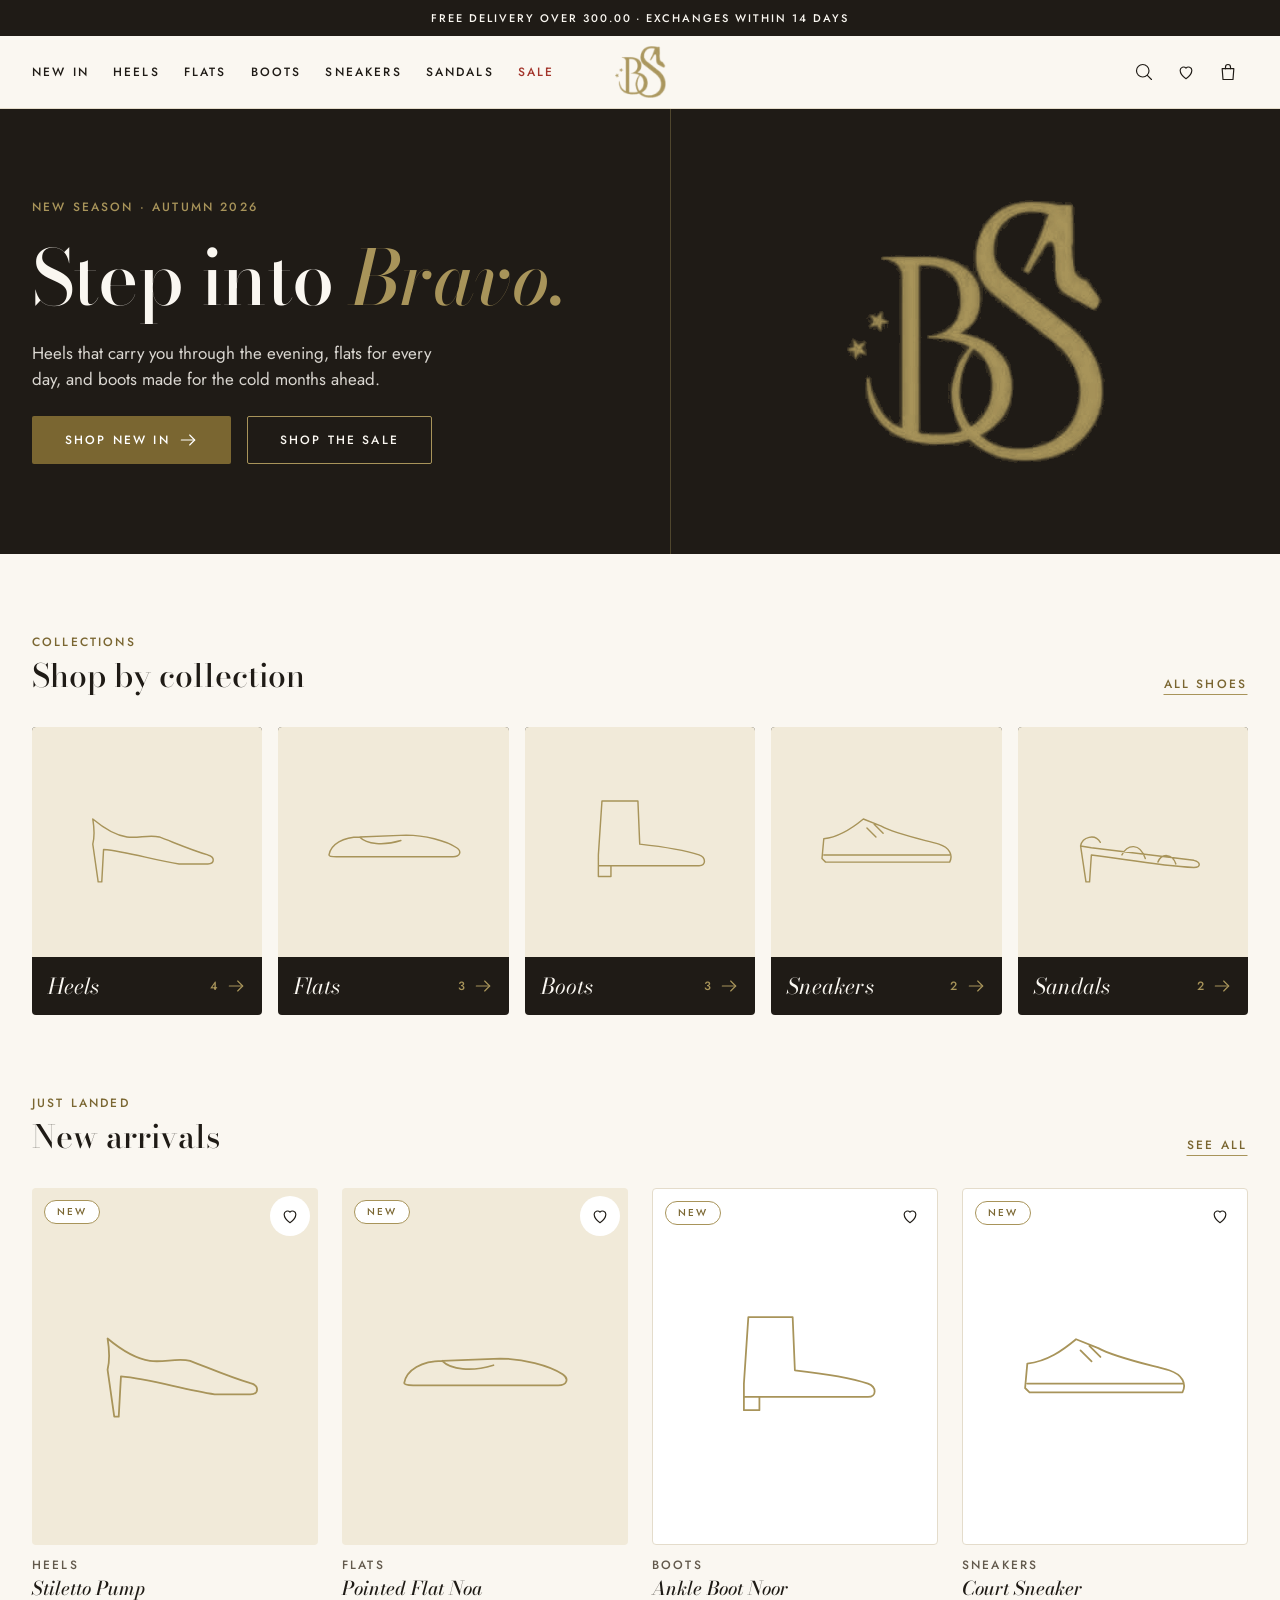
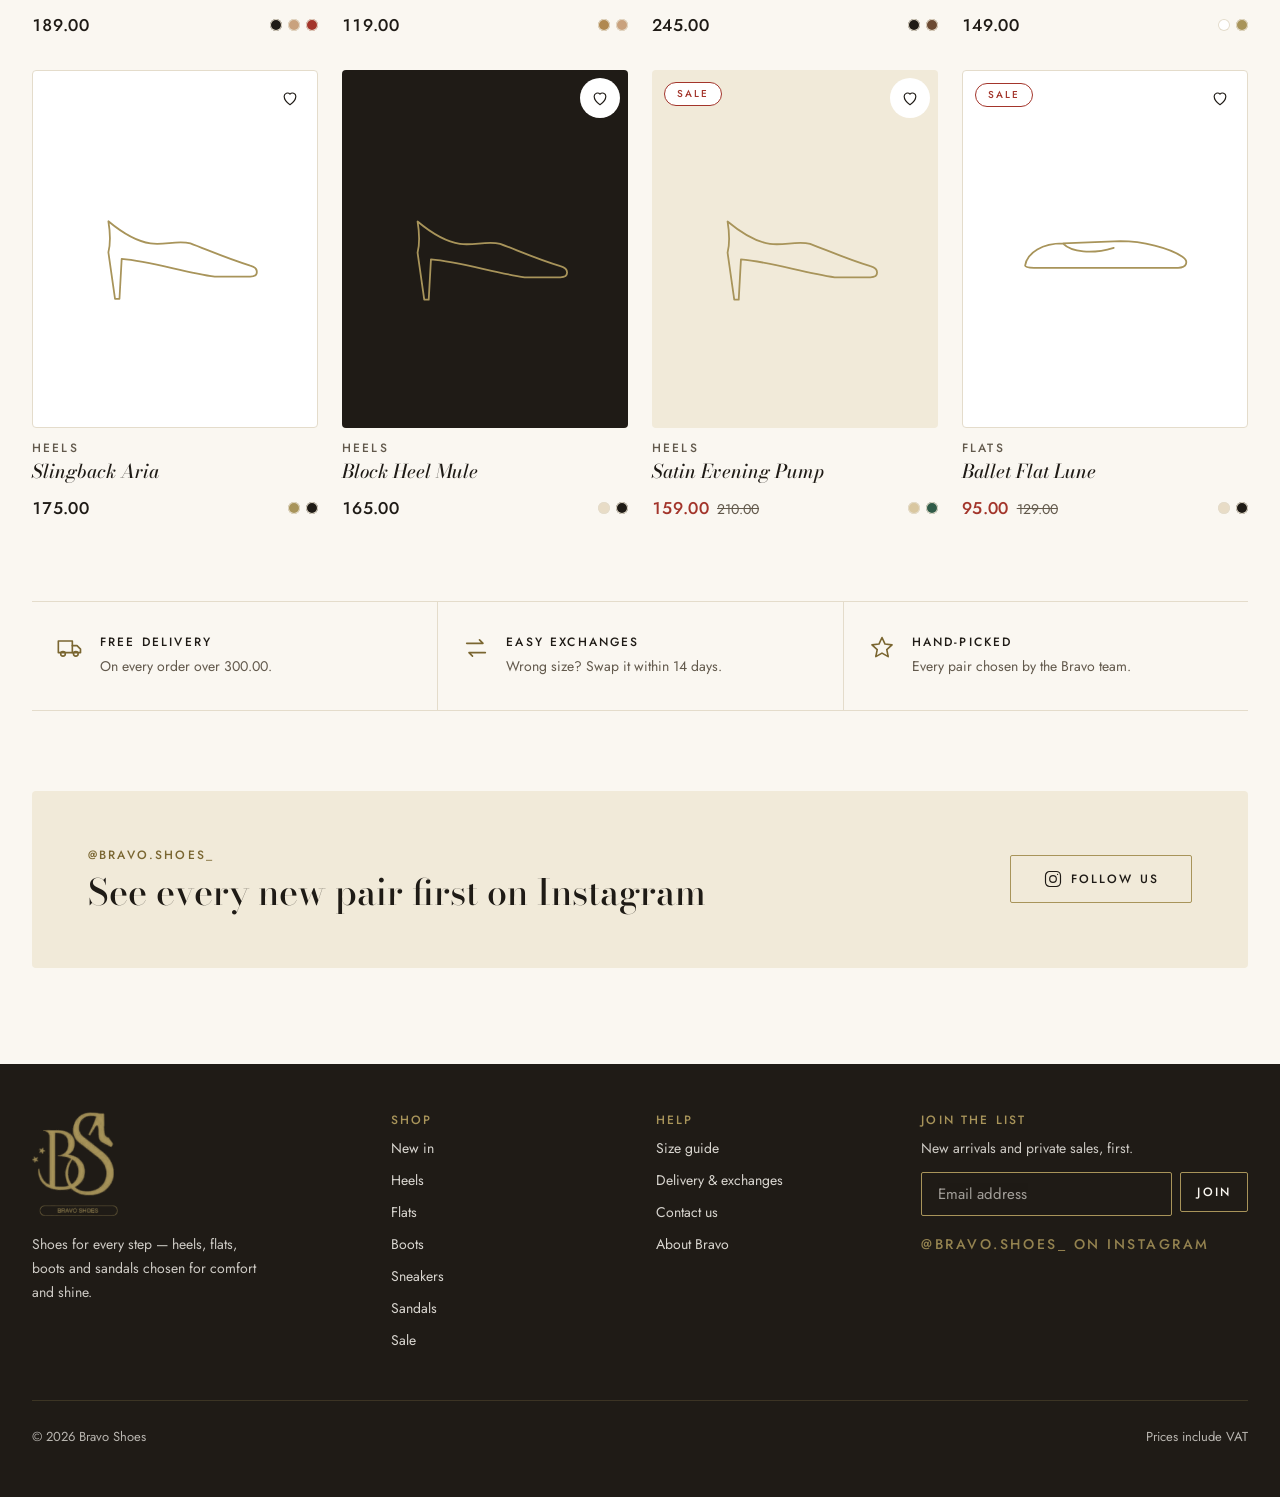
<file: website/index.html>
<!doctype html>
<html lang="en">
<head>
<meta charset="utf-8">
<meta name="viewport" content="width=device-width, initial-scale=1, viewport-fit=cover">
<title>Bravo Shoes</title>
<meta name="description" content="Bravo Shoes — heels, flats, boots, sneakers and sandals.">
<link rel="icon" href="assets/bravo-mark.png">
<link rel="preconnect" href="https://fonts.googleapis.com">
<link rel="preconnect" href="https://fonts.gstatic.com" crossorigin>
<link rel="stylesheet" href="https://fonts.googleapis.com/css2?family=Bodoni+Moda:ital,opsz,wght@0,6..96,400..600;1,6..96,400..600&family=Jost:wght@400;500&display=swap">
<link rel="stylesheet" href="styles.css">
</head>
<body>
<a class="sr-only" href="#main">Skip to content</a>
<div class="promo label" id="promo"></div>
<header class="header">
  <div class="wrap header-inner">
    <div style="display:flex;align-items:center">
      <button class="iconbtn menu-btn" id="menu-open" aria-label="Open menu"><svg class="icon" viewBox="0 0 24 24"><path d="M3 7h18M3 12h18M3 17h18"/></svg></button>
      <nav class="nav label" id="nav" aria-label="Main"></nav>
    </div>
    <a class="logo" href="#home" aria-label="Bravo Shoes home"><img src="assets/bravo-mark.png" alt="Bravo Shoes"></a>
    <div class="actions">
      <button class="iconbtn" id="search-open" aria-label="Search"><svg class="icon" viewBox="0 0 24 24"><path d="M10.5 18a7.5 7.5 0 1 0 0-15 7.5 7.5 0 0 0 0 15z"/><path d="M16 16l5 5"/></svg></button>
      <a class="iconbtn" href="#wishlist" aria-label="Wishlist"><svg class="icon" viewBox="0 0 24 24"><path d="M12 20s-7-4.4-7-10a4 4 0 0 1 7-2.6A4 4 0 0 1 19 10c0 5.6-7 10-7 10z"/></svg><span class="count" id="fav-count" data-n="0">0</span></a>
      <button class="iconbtn" id="bag-open" aria-label="Bag"><svg class="icon" viewBox="0 0 24 24"><path d="M5 8h14l-1 13H6L5 8z"/><path d="M9 8V6a3 3 0 0 1 6 0v2"/></svg><span class="count" id="bag-count" data-n="0">0</span></button>
    </div>
  </div>
</header>

<main id="main" tabindex="-1"></main>

<footer class="footer">
  <div class="wrap">
    <div class="footer-grid">
      <div>
        <img src="assets/bravo-logo.png" alt="Bravo Shoes" style="height:104px;width:auto">
        <p style="margin-top:16px;max-width:30ch;font-size:14px;opacity:.8">Shoes for every step — heels, flats, boots and sandals chosen for comfort and shine.</p>
      </div>
      <div><div class="label">Shop</div><div id="footer-shop"></div></div>
      <div><div class="label">Help</div>
        <a href="#size-guide">Size guide</a><a href="#delivery">Delivery &amp; exchanges</a><a href="#contact">Contact us</a><a href="#about">About Bravo</a>
      </div>
      <div>
        <div class="label">Join the list</div>
        <p style="font-size:14px;opacity:.8;margin-top:8px">New arrivals and private sales, first.</p>
        <form class="news" id="news-form">
          <label for="news-email" class="sr-only">Email address</label>
          <input id="news-email" type="email" placeholder="Email address" required>
          <button class="btn btn-ondark btn-sm" type="submit">Join</button>
        </form>
        <a class="label" id="footer-insta" style="margin-top:20px;color:var(--gold)" target="_blank" rel="noopener"></a>
      </div>
    </div>
    <div class="footer-bottom"><span>© <span id="year"></span> Bravo Shoes</span><span>Prices include VAT</span></div>
  </div>
</footer>

<div class="scrim" id="scrim"></div>

<aside class="drawer drawer-left" id="menu" aria-label="Menu" aria-hidden="true">
  <div class="drawer-head"><span class="label">Menu</span><button class="iconbtn" data-close aria-label="Close menu"><svg class="icon" viewBox="0 0 24 24"><path d="M6 6l12 12M18 6L6 18"/></svg></button></div>
  <div class="drawer-body"><nav class="mobile-nav" id="mobile-nav" aria-label="Mobile"></nav></div>
</aside>

<aside class="drawer drawer-right" id="bag" aria-label="Bag" aria-hidden="true">
  <div class="drawer-head"><span class="label" id="bag-title">Your bag</span><button class="iconbtn" data-close aria-label="Close bag"><svg class="icon" viewBox="0 0 24 24"><path d="M6 6l12 12M18 6L6 18"/></svg></button></div>
  <div class="drawer-body" id="bag-body"></div>
  <div class="drawer-foot" id="bag-foot"></div>
</aside>

<div class="search" id="search" aria-hidden="true">
  <div class="wrap">
    <div class="search-row">
      <svg class="icon" viewBox="0 0 24 24"><path d="M10.5 18a7.5 7.5 0 1 0 0-15 7.5 7.5 0 0 0 0 15z"/><path d="M16 16l5 5"/></svg>
      <label for="search-input" class="sr-only">Search shoes</label>
      <input id="search-input" type="search" placeholder="Search heels, boots, sandals…" autocomplete="off">
      <button class="iconbtn" data-close aria-label="Close search"><svg class="icon" viewBox="0 0 24 24"><path d="M6 6l12 12M18 6L6 18"/></svg></button>
    </div>
    <div class="search-results" id="search-results"></div>
  </div>
</div>

<div class="toast" id="toast" role="status" aria-live="polite"></div>

<script src="store.js"></script>
<script src="app.js"></script>
</body>
</html>
</file>
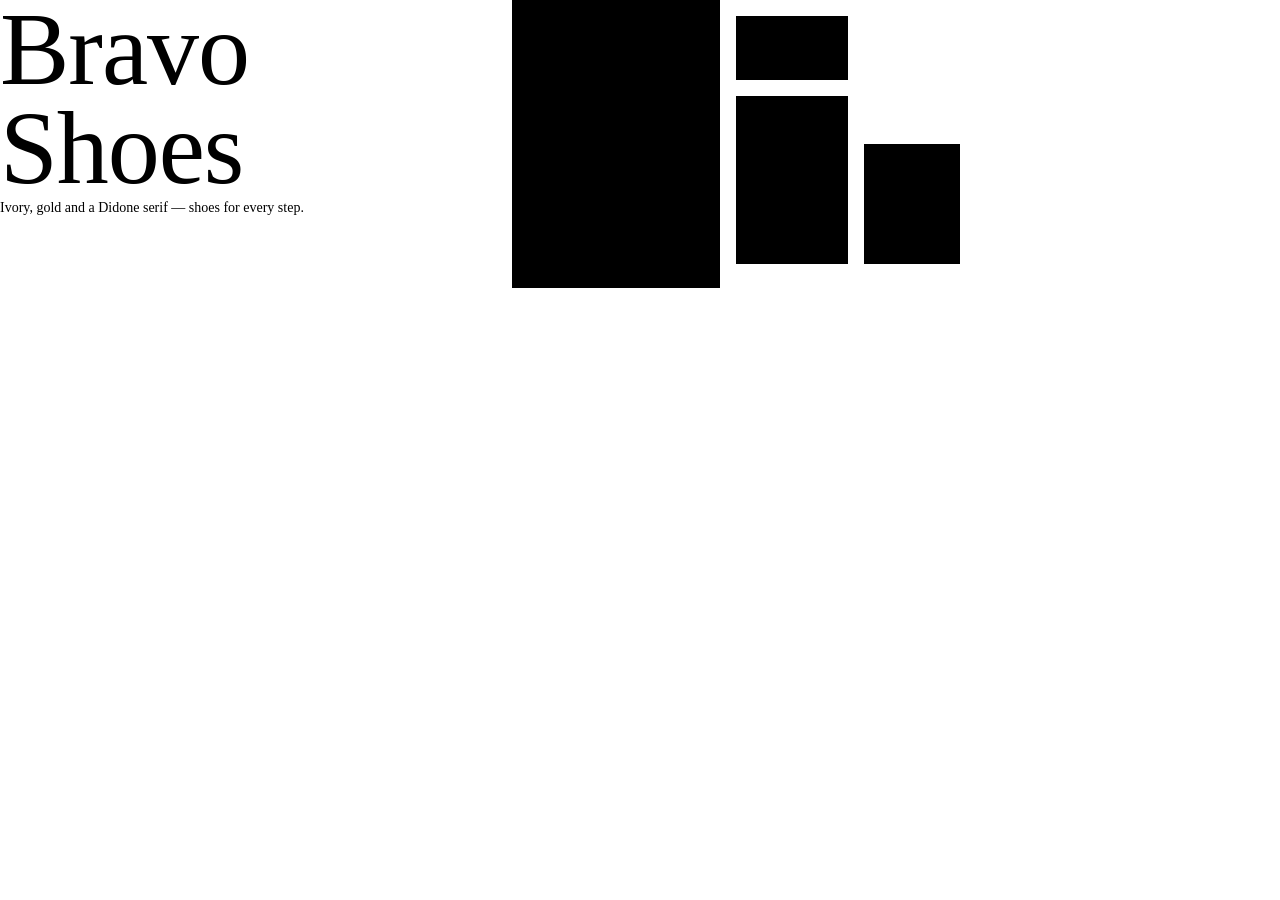
<file: design-system/components/Cover/preview.html>
<!-- @dsCard height=288 -->
<!doctype html>
<html lang="en">
<head>
<meta charset="utf-8">
<title>Bravo Shoes</title>
<style>
  html, body { margin:0; height:100%; }
  body { background:var(--surface); color:var(--ink); font-family:var(--font-sans); overflow:hidden; }
  .cover { position:relative; height:288px; overflow:hidden; }
  .art { position:absolute; top:0; left:480px; width:480px; height:288px; overflow:hidden; }
  .art svg { display:block; width:480px; height:288px; }
  .esp { fill:var(--espresso); }
  [data-theme="dark"] .esp { fill:var(--gold-soft); }
  .gold { fill:var(--gold); }
  .deep { fill:var(--gold-deep); }
  .soft { fill:var(--gold-soft); }
  .blk { rx:var(--radius-md); }
  .pill { fill:none; stroke:var(--gold); stroke-width:1; }
  .pill.on-soft { stroke:var(--gold-deep); }
  .words { position:absolute; left:var(--space-8); bottom:var(--space-6); max-width:440px; }
  .name { margin:0; font-family:var(--font-display); font-size:104px; line-height:.95; font-weight:500; letter-spacing:-.01em; color:var(--ink); }
  .tag { margin:var(--space-2) 0 0 4px; font-size:14px; line-height:20px; color:var(--ink-muted); }
</style>
</head>
<body>
<div class="cover">
<div class="art" aria-hidden="true">
<svg viewBox="0 0 480 288" width="480" height="288">
<!--
  blocks      espresso 208×320 slab bled off top and bottom (the hero band) · gold 112×168 (the logo gold) · gold-deep 112×64 · gold-soft 160×120 bled off the right — ≈40% of 960×288
  arrangement one tall espresso slab with gold satellites stepping down to its right, space-4 gutters, bottoms on one line space-6 above the edge
  pattern     outlined pills, from "radius-pill belongs to tags only, the logo's rounded frame": six hairline pills (the BRAVO SHOES frame) stacked on the slab and two on the tint
  scales      sides in space-2 multiples; gutters space-4; pill height space-6 at a space-8 pitch; corners radius-md; pill rx half of space-6
-->
<rect class="esp" x="32" y="-16" width="208" height="320"/>
<rect class="gold blk" x="256" y="96" width="112" height="168" rx="4"/>
<rect class="deep blk" x="256" y="16" width="112" height="64" rx="4"/>
<rect class="soft blk" x="384" y="144" width="112" height="120" rx="4"/>
<rect class="pill" x="64" y="72" width="144" height="24" rx="12"/>
<rect class="pill" x="80" y="104" width="112" height="24" rx="12"/>
<rect class="pill" x="64" y="136" width="144" height="24" rx="12"/>
<rect class="pill" x="80" y="168" width="112" height="24" rx="12"/>
<rect class="pill" x="64" y="200" width="144" height="24" rx="12"/>
<rect class="pill" x="80" y="232" width="112" height="24" rx="12"/>
<rect class="pill on-soft" x="400" y="176" width="80" height="24" rx="12"/>
<rect class="pill on-soft" x="400" y="208" width="80" height="24" rx="12"/>
</svg>
</div>
<div class="words">
<h1 class="name">Bravo<br>Shoes</h1>
<p class="tag">Ivory, gold and a Didone serif — shoes for every step.</p>
</div>
</div>
</body>
</html>
</file>
<file: website/styles.css>
/* Bravo Shoes — tokens from the Bravo Shoes design system */
:root {
  --surface: #faf7f1; --surface-raised: #ffffff; --gold-soft: #f1ead9; --hairline: #e4dccb;
  --ink: #1f1b16; --ink-muted: #62594c; --gold: #a8945a; --gold-deep: #7a6631; --on-gold: #ffffff;
  --espresso: #1f1b16; --on-espresso: #faf7f1; --sale: #a3352b;
  --shadow-lift: 0 12px 32px -16px rgba(31, 27, 22, .28);
  --scrim: rgba(21, 19, 15, .45);
  --font-display: "Bodoni Moda", "Didot", "Bodoni 72", Georgia, serif;
  --font-sans: "Jost", "Futura", "Century Gothic", system-ui, sans-serif;
  --space-1: 4px; --space-2: 8px; --space-3: 12px; --space-4: 16px; --space-6: 24px; --space-8: 32px; --space-12: 48px; --space-16: 64px;
  --radius-sm: 2px; --radius-md: 4px; --radius-pill: 999px;
  --gutter: clamp(16px, 4vw, 32px);
  --header-h: 72px;
}
@media (prefers-color-scheme: dark) {
  :root:not([data-theme="light"]) {
    color-scheme: dark;
    --surface: #15130f; --surface-raised: #211e19; --gold-soft: #2c2619; --hairline: #3a342a;
    --ink: #f2ece2; --ink-muted: #b0a696; --gold: #c7b17a; --gold-deep: #c7b17a; --on-gold: #15130f;
    --espresso: #0b0a08; --on-espresso: #f2ece2; --sale: #e88a7c;
    --shadow-lift: 0 12px 32px -16px rgba(0, 0, 0, .6); --scrim: rgba(0, 0, 0, .6);
  }
}
:root[data-theme="dark"] {
  color-scheme: dark;
  --surface: #15130f; --surface-raised: #211e19; --gold-soft: #2c2619; --hairline: #3a342a;
  --ink: #f2ece2; --ink-muted: #b0a696; --gold: #c7b17a; --gold-deep: #c7b17a; --on-gold: #15130f;
  --espresso: #0b0a08; --on-espresso: #f2ece2; --sale: #e88a7c;
  --shadow-lift: 0 12px 32px -16px rgba(0, 0, 0, .6); --scrim: rgba(0, 0, 0, .6);
}

* { box-sizing: border-box; }
html { scroll-behavior: smooth; }
body { margin: 0; background: var(--surface); color: var(--ink); font: 400 16px/24px var(--font-sans); -webkit-font-smoothing: antialiased; }
img { max-width: 100%; display: block; }
a { color: inherit; }
button { font: inherit; color: inherit; }
h1, h2, h3 { font-family: var(--font-display); font-weight: 500; margin: 0; text-wrap: balance; }
p { margin: 0; }
:focus-visible { outline: 2px solid var(--gold); outline-offset: 3px; }
.sr-only { position: absolute; width: 1px; height: 1px; overflow: hidden; clip: rect(0 0 0 0); white-space: nowrap; }
@media (prefers-reduced-motion: reduce) { *, *::before, *::after { transition: none !important; animation: none !important; scroll-behavior: auto !important; } }

.label { font: 500 12px/16px var(--font-sans); letter-spacing: .18em; text-transform: uppercase; }
.eyebrow { color: var(--gold-deep); }
.muted { color: var(--ink-muted); }
.wrap { padding-inline: var(--gutter); max-width: 1440px; margin-inline: auto; }

/* Buttons */
.btn { display: inline-flex; align-items: center; justify-content: center; gap: var(--space-2); height: 48px; padding: 0 var(--space-8); border-radius: var(--radius-sm); border: 1px solid transparent; cursor: pointer; text-decoration: none; font: 500 12px/1 var(--font-sans); letter-spacing: .18em; text-transform: uppercase; transition: background .15s, color .15s, border-color .15s; white-space: nowrap; }
.btn-primary { background: var(--gold-deep); color: var(--on-gold); }
.btn-primary:hover { background: var(--ink); color: var(--surface); }
.btn-outline { background: transparent; color: var(--ink); border-color: var(--gold); }
.btn-outline:hover { background: var(--gold-soft); }
.btn-ondark { background: transparent; color: var(--on-espresso); border-color: var(--gold); }
.btn-ondark:hover { background: var(--gold); color: #1f1b16; }
.btn-link { background: none; height: auto; padding: 0 0 4px; color: var(--gold-deep); border-bottom-color: var(--gold); border-radius: 0; }
.btn-block { width: 100%; }
.btn-sm { height: 40px; padding: 0 var(--space-4); }
.tag { display: inline-flex; align-items: center; height: 24px; padding: 0 12px; border-radius: var(--radius-pill); border: 1px solid var(--gold); color: var(--gold-deep); background: var(--surface-raised); font: 500 10px/1 var(--font-sans); letter-spacing: .2em; text-transform: uppercase; }
.tag-sale { border-color: var(--sale); color: var(--sale); }
.tag-solid { background: var(--gold-deep); border-color: var(--gold-deep); color: var(--on-gold); }
.icon { width: 20px; height: 20px; fill: none; stroke: currentColor; stroke-width: 1.4; stroke-linecap: round; stroke-linejoin: round; flex: none; }
.iconbtn { position: relative; display: inline-flex; align-items: center; justify-content: center; width: 40px; height: 40px; border: 0; background: none; cursor: pointer; border-radius: var(--radius-sm); text-decoration: none; }
.iconbtn:hover { color: var(--gold-deep); }
.count { position: absolute; top: 3px; right: 0; min-width: 17px; height: 17px; padding: 0 4px; border-radius: var(--radius-pill); background: var(--gold-deep); color: var(--on-gold); font: 500 10px/17px var(--font-sans); text-align: center; }
.count[data-n="0"] { display: none; }

/* Header */
.promo { background: var(--espresso); color: var(--on-espresso); text-align: center; padding: 10px var(--gutter); font-size: 11px; }
.header { position: sticky; top: env(safe-area-inset-top, 0px); z-index: 20; background: var(--surface); border-bottom: 1px solid var(--hairline); }
.header-inner { display: grid; grid-template-columns: 1fr auto 1fr; align-items: center; height: var(--header-h); }
.nav { display: flex; gap: var(--space-6); }
.nav a { text-decoration: none; padding: 6px 0; border-bottom: 1px solid transparent; }
.nav a:hover, .nav a[aria-current="page"] { border-bottom-color: var(--gold); }
.nav a.is-sale { color: var(--sale); }
.logo img { height: 52px; width: auto; }
.actions { display: flex; justify-content: flex-end; gap: 2px; }
.menu-btn { display: none; }
@media (max-width: 960px) {
  .nav { display: none; }
  .menu-btn { display: inline-flex; margin-left: -8px; }
  .hide-sm { display: none; }
  :root { --header-h: 64px; }
  .logo img { height: 44px; }
}

/* Drawers, overlays */
.scrim { position: fixed; inset: 0; background: var(--scrim); z-index: 40; opacity: 0; pointer-events: none; transition: opacity .2s; }
.scrim.open { opacity: 1; pointer-events: auto; }
.drawer { position: fixed; top: 0; bottom: 0; z-index: 50; width: min(420px, 100%); background: var(--surface); display: flex; flex-direction: column; transition: transform .25s ease; padding-top: env(safe-area-inset-top, 0px); padding-bottom: env(safe-area-inset-bottom, 0px); }
.drawer-right { right: 0; transform: translateX(100%); border-left: 1px solid var(--hairline); }
.drawer-left { left: 0; transform: translateX(-100%); border-right: 1px solid var(--hairline); width: min(340px, 88%); }
.drawer.open { transform: none; }
.drawer-head { display: flex; justify-content: space-between; align-items: center; padding: var(--space-4) var(--space-6); border-bottom: 1px solid var(--hairline); }
.drawer-body { flex: 1; overflow-y: auto; padding: var(--space-6); }
.drawer-foot { border-top: 1px solid var(--hairline); padding: var(--space-6); display: grid; gap: var(--space-4); }
.mobile-nav a { display: block; font-family: var(--font-display); font-size: 28px; line-height: 1.2; padding: var(--space-3) 0; text-decoration: none; border-bottom: 1px solid var(--hairline); }
.mobile-nav a.is-sale { color: var(--sale); }

.search { position: fixed; inset: 0 0 auto 0; z-index: 50; background: var(--surface); border-bottom: 1px solid var(--hairline); padding-top: env(safe-area-inset-top, 0px); transform: translateY(-100%); transition: transform .25s ease; }
.search.open { transform: none; }
.search-row { display: flex; align-items: center; gap: var(--space-3); height: 80px; }
.search input { flex: 1; min-width: 0; border: 0; background: none; color: var(--ink); font: 400 clamp(22px, 4vw, 32px)/1.2 var(--font-display); outline: none; }
.search-results { padding-bottom: var(--space-6); display: grid; gap: var(--space-2); max-height: 60vh; overflow-y: auto; }
.search-results a { display: flex; justify-content: space-between; gap: var(--space-4); padding: var(--space-3) 0; border-bottom: 1px solid var(--hairline); text-decoration: none; }

/* Bag */
.free-bar { display: grid; gap: var(--space-2); font-size: 14px; }
.meter { height: 3px; background: var(--hairline); border-radius: var(--radius-pill); overflow: hidden; }
.meter span { display: block; height: 100%; background: var(--gold); }
.line { display: grid; grid-template-columns: 84px 1fr; gap: var(--space-4); padding: var(--space-4) 0; border-bottom: 1px solid var(--hairline); }
.line .photo { aspect-ratio: 4 / 5; }
.line h3 { font-style: italic; font-size: 18px; line-height: 24px; }
.line-meta { font-size: 13px; color: var(--ink-muted); }
.line-row { display: flex; justify-content: space-between; align-items: center; margin-top: var(--space-2); }
.qty { display: inline-flex; align-items: center; border: 1px solid var(--hairline); border-radius: var(--radius-sm); }
.qty button { width: 32px; height: 32px; border: 0; background: none; cursor: pointer; }
.qty span { min-width: 24px; text-align: center; font-variant-numeric: tabular-nums; }
.remove { border: 0; background: none; padding: 0; cursor: pointer; font-size: 13px; color: var(--ink-muted); text-decoration: underline; }
.totals { display: grid; gap: var(--space-2); font-variant-numeric: tabular-nums; }
.totals div { display: flex; justify-content: space-between; }
.totals .grand { font-size: 18px; font-weight: 500; padding-top: var(--space-2); border-top: 1px solid var(--hairline); }
.empty { text-align: center; padding: var(--space-12) 0; display: grid; gap: var(--space-4); justify-items: center; }

/* Photo placeholder */
.photo { position: relative; aspect-ratio: 4 / 5; border-radius: var(--radius-md); overflow: hidden; background: var(--gold-soft); display: flex; align-items: center; justify-content: center; max-width: 100%; }
.photo img { width: 100%; height: 100%; object-fit: cover; }
.photo.t-raised { background: var(--surface-raised); border: 1px solid var(--hairline); }
.photo.t-espresso { background: var(--espresso); }
.shoe { width: 64%; height: auto; fill: none; stroke: var(--gold); stroke-width: 1.6; stroke-linejoin: round; stroke-linecap: round; }

/* Hero */
.hero { display: grid; grid-template-columns: 1.1fr 1fr; background: var(--espresso); color: var(--on-espresso); }
.hero-copy { padding: clamp(40px, 7vw, 96px) var(--gutter); display: flex; flex-direction: column; justify-content: center; gap: var(--space-6); max-width: 640px; }
.hero h1 { font-size: clamp(44px, 6vw, 76px); line-height: 1.02; letter-spacing: -.01em; }
.hero h1 em { color: var(--gold); }
.hero p { font-size: 17px; line-height: 26px; max-width: 42ch; opacity: .85; }
.hero-cta { display: flex; gap: var(--space-4); flex-wrap: wrap; }
.hero-art { display: flex; align-items: center; justify-content: center; border-left: 1px solid rgba(168, 148, 90, .35); padding: var(--space-12) var(--gutter); }
.hero-art img { width: 258px; max-width: 70%; }
@media (max-width: 800px) {
  .hero { grid-template-columns: 1fr; }
  .hero-art { display: none; }
}

/* Sections */
.section { padding-top: clamp(48px, 7vw, 80px); }
.section-head { display: flex; justify-content: space-between; align-items: end; gap: var(--space-4); margin-bottom: var(--space-8); flex-wrap: wrap; }
.section-head h2 { font-size: clamp(26px, 3vw, 32px); line-height: 1.15; margin-top: var(--space-2); }
.grid { display: grid; grid-template-columns: repeat(4, minmax(0, 1fr)); gap: var(--space-8) var(--space-6); }
@media (max-width: 1000px) { .grid { grid-template-columns: repeat(3, minmax(0, 1fr)); } }
@media (max-width: 700px) { .grid { grid-template-columns: repeat(2, minmax(0, 1fr)); gap: var(--space-6) var(--space-3); } }

.cats { display: grid; grid-template-columns: repeat(5, minmax(0, 1fr)); gap: var(--space-4); }
@media (max-width: 1000px) { .cats { grid-template-columns: repeat(3, minmax(0, 1fr)); } }
@media (max-width: 600px) { .cats { grid-template-columns: repeat(2, minmax(0, 1fr)); } }
.cat { display: block; border-radius: var(--radius-md); overflow: hidden; text-decoration: none; background: var(--espresso); color: var(--on-espresso); }
.cat .photo { aspect-ratio: 1; border-radius: 0; }
.cat-cap { padding: var(--space-4); display: flex; justify-content: space-between; align-items: center; gap: var(--space-2); }
.cat-name { font-family: var(--font-display); font-style: italic; font-size: 22px; line-height: 26px; }
.cat-cap .label { color: var(--gold); display: inline-flex; gap: 6px; align-items: center; }
.cat:hover .photo { filter: brightness(.96); }

/* Product card */
.card { display: flex; flex-direction: column; gap: var(--space-3); min-width: 0; }
.card > a { text-decoration: none; display: grid; gap: var(--space-3); }
.card .photo { transition: box-shadow .2s, transform .2s; }
.card:hover .photo { box-shadow: var(--shadow-lift); transform: translateY(-2px); }
.card-tags { position: absolute; top: var(--space-3); left: var(--space-3); display: flex; gap: var(--space-2); flex-wrap: wrap; }
.fav { position: absolute; top: var(--space-2); right: var(--space-2); z-index: 2; background: var(--surface-raised); border-radius: var(--radius-pill); color: var(--ink); }
.fav[aria-pressed="true"] { color: var(--sale); }
.fav[aria-pressed="true"] .icon { fill: currentColor; }
.card-photo { position: relative; }
.card-name { font-style: italic; font-size: 19px; line-height: 24px; }
.card-meta { display: flex; justify-content: space-between; align-items: baseline; gap: var(--space-2); }
.price { font-weight: 500; font-size: 17px; letter-spacing: .02em; font-variant-numeric: tabular-nums; }
.price-sale { color: var(--sale); }
.price-was { color: var(--ink-muted); text-decoration: line-through; font-size: 14px; font-weight: 400; margin-left: var(--space-2); }
.swatches { display: flex; gap: 6px; }
.swatch { width: 12px; height: 12px; border-radius: var(--radius-pill); box-shadow: inset 0 0 0 1px var(--hairline); }
@media (max-width: 700px) { .card-name { font-size: 16px; line-height: 21px; } .price { font-size: 15px; } .swatches { display: none; } }

/* Values + Instagram band */
.values { display: grid; grid-template-columns: repeat(3, 1fr); border-block: 1px solid var(--hairline); margin-top: clamp(48px, 7vw, 80px); }
.values > div { padding: var(--space-8) var(--space-6); display: flex; gap: var(--space-4); }
.values > div + div { border-left: 1px solid var(--hairline); }
.values .icon { width: 28px; height: 28px; color: var(--gold-deep); }
@media (max-width: 800px) { .values { grid-template-columns: 1fr; } .values > div + div { border-left: 0; border-top: 1px solid var(--hairline); } }
.insta { margin-top: clamp(48px, 7vw, 80px); background: var(--gold-soft); border-radius: var(--radius-md); padding: clamp(32px, 5vw, 56px); display: flex; justify-content: space-between; align-items: center; gap: var(--space-6); flex-wrap: wrap; }
.insta h2 { font-size: clamp(26px, 3vw, 36px); line-height: 1.15; margin-top: var(--space-2); }

/* Shop */
.page-head { padding-top: var(--space-8); display: grid; gap: var(--space-2); }
.page-head h1 { font-size: clamp(36px, 5vw, 52px); line-height: 1.05; }
.crumbs { color: var(--ink-muted); }
.crumbs a { text-decoration: none; }
.crumbs a:hover { color: var(--gold-deep); }
.toolbar { display: flex; justify-content: space-between; align-items: center; gap: var(--space-4); flex-wrap: wrap; padding-block: var(--space-6); margin-bottom: var(--space-6); border-bottom: 1px solid var(--hairline); }
.chips { display: flex; gap: var(--space-2); flex-wrap: wrap; }
.chip { height: 36px; padding: 0 var(--space-4); border-radius: var(--radius-pill); border: 1px solid var(--hairline); background: var(--surface-raised); cursor: pointer; text-decoration: none; display: inline-flex; align-items: center; font: 500 11px/1 var(--font-sans); letter-spacing: .16em; text-transform: uppercase; }
.chip:hover { border-color: var(--gold); }
.chip[aria-current="page"], .chip[aria-pressed="true"] { background: var(--ink); border-color: var(--ink); color: var(--surface); }
.sort { display: flex; gap: var(--space-3); align-items: center; }
select { height: 40px; border: 1px solid var(--hairline); background: var(--surface-raised); color: var(--ink); border-radius: var(--radius-sm); padding: 0 var(--space-3); font: 400 14px var(--font-sans); }
.filters-sizes { display: flex; gap: var(--space-2); align-items: center; flex-wrap: wrap; }
.filters-sizes .chip { min-width: 44px; justify-content: center; letter-spacing: 0; font-size: 13px; }

/* Product page */
.pdp { display: grid; grid-template-columns: minmax(0, 1.2fr) minmax(0, 1fr); gap: clamp(24px, 5vw, 64px); padding-top: var(--space-6); }
.gallery { display: grid; grid-template-columns: 1fr 1fr; gap: var(--space-3); align-content: start; }
.gallery .photo:first-child { grid-column: span 2; aspect-ratio: 5 / 4; }
.info { display: grid; gap: var(--space-6); align-content: start; position: sticky; top: calc(var(--header-h) + 24px); }
.info h1 { font-size: clamp(32px, 4vw, 44px); line-height: 1.1; }
.info .price { font-size: 22px; }
.colors { display: flex; gap: 12px; flex-wrap: wrap; }
.color { width: 30px; height: 30px; border-radius: var(--radius-pill); border: 0; cursor: pointer; box-shadow: inset 0 0 0 1px var(--hairline); }
.color[aria-checked="true"] { box-shadow: 0 0 0 2px var(--surface), 0 0 0 3px var(--ink); }
.sizes { display: grid; grid-template-columns: repeat(6, minmax(0, 1fr)); gap: var(--space-2); }
.size { height: 46px; border: 1px solid var(--hairline); background: var(--surface-raised); color: var(--ink); border-radius: var(--radius-sm); font: 500 15px/1 var(--font-sans); cursor: pointer; }
.size:hover { border-color: var(--gold); }
.size[aria-checked="true"] { border-color: var(--ink); box-shadow: inset 0 0 0 1px var(--ink); }
.size:disabled { color: var(--ink-muted); background: repeating-linear-gradient(135deg, transparent 0 6px, var(--hairline) 6px 7px); cursor: not-allowed; }
.field-head { display: flex; justify-content: space-between; align-items: baseline; margin-bottom: var(--space-3); gap: var(--space-2); }
.error { color: var(--sale); font-size: 14px; margin-top: var(--space-2); }
.buy { display: flex; gap: var(--space-3); }
.buy .btn-primary { flex: 1; }
.buy .fav-lg { width: 48px; height: 48px; border: 1px solid var(--gold); position: static; background: none; }
details { border-top: 1px solid var(--hairline); padding-block: var(--space-4); }
details:last-of-type { border-bottom: 1px solid var(--hairline); }
summary { cursor: pointer; list-style: none; display: flex; justify-content: space-between; }
summary::-webkit-details-marker { display: none; }
summary::after { content: "+"; color: var(--gold-deep); font-size: 18px; line-height: 1; }
details[open] summary::after { content: "–"; }
details > div { padding-top: var(--space-3); font-size: 15px; color: var(--ink-muted); display: grid; gap: var(--space-2); }
.spec { display: flex; justify-content: space-between; gap: var(--space-4); }
.spec span:last-child { color: var(--ink); text-align: right; }
@media (max-width: 860px) {
  .pdp { grid-template-columns: 1fr; }
  .info { position: static; }
  .gallery { grid-template-columns: 1fr 1fr; }
}

/* Size guide table */
.table-wrap { overflow-x: auto; }
table { border-collapse: collapse; width: 100%; font-variant-numeric: tabular-nums; font-size: 14px; }
th, td { text-align: left; padding: 10px 12px; border-bottom: 1px solid var(--hairline); white-space: nowrap; }
th { font: 500 11px/16px var(--font-sans); letter-spacing: .16em; text-transform: uppercase; color: var(--ink-muted); }

/* Checkout */
.checkout { display: grid; grid-template-columns: minmax(0, 1.3fr) minmax(0, 1fr); gap: clamp(24px, 5vw, 64px); padding-top: var(--space-6); align-items: start; }
.form { display: grid; gap: var(--space-4); }
.form-row { display: grid; grid-template-columns: 1fr 1fr; gap: var(--space-4); }
.field { display: grid; gap: 6px; }
.field label { font: 500 11px/16px var(--font-sans); letter-spacing: .16em; text-transform: uppercase; }
.input, textarea { width: 100%; min-height: 46px; border: 1px solid var(--hairline); background: var(--surface-raised); color: var(--ink); border-radius: var(--radius-sm); padding: 10px var(--space-4); font: 400 15px/1.4 var(--font-sans); }
.input:focus, textarea:focus { border-color: var(--gold); outline: none; box-shadow: 0 0 0 1px var(--gold); }
.input[aria-invalid="true"] { border-color: var(--sale); }
.radio-card { display: flex; gap: var(--space-3); align-items: flex-start; padding: var(--space-4); border: 1px solid var(--hairline); border-radius: var(--radius-sm); background: var(--surface-raised); cursor: pointer; }
.radio-card:has(input:checked) { border-color: var(--ink); }
.radio-card input { accent-color: var(--gold-deep); margin-top: 4px; }
.summary { background: var(--surface-raised); border: 1px solid var(--hairline); border-radius: var(--radius-md); padding: var(--space-6); display: grid; gap: var(--space-4); position: sticky; top: calc(var(--header-h) + 24px); }
@media (max-width: 860px) { .checkout { grid-template-columns: 1fr; } .summary { position: static; order: -1; } .form-row { grid-template-columns: 1fr; } }
.confirm { max-width: 560px; margin: 0 auto; text-align: center; padding-block: var(--space-16); display: grid; gap: var(--space-4); justify-items: center; }
.confirm img { width: 120px; }

/* Prose pages */
.prose { max-width: 65ch; display: grid; gap: var(--space-4); font-size: 17px; line-height: 28px; }
.prose h2 { font-size: 28px; line-height: 1.2; margin-top: var(--space-6); }
.two-col { display: grid; grid-template-columns: 1fr 1fr; gap: clamp(24px, 5vw, 64px); padding-top: var(--space-8); }
@media (max-width: 800px) { .two-col { grid-template-columns: 1fr; } }

/* Footer */
.footer { background: var(--espresso); color: var(--on-espresso); margin-top: clamp(64px, 8vw, 96px); padding-block: var(--space-12); }
.footer-grid { display: grid; grid-template-columns: 1.4fr 1fr 1fr 1.4fr; gap: var(--space-8); }
.footer .label { color: var(--gold); }
.footer a { text-decoration: none; opacity: .85; display: block; margin-top: var(--space-2); font-size: 14px; }
.footer a:hover { opacity: 1; color: var(--gold); }
.footer-bottom { margin-top: var(--space-12); padding-top: var(--space-6); border-top: 1px solid rgba(168, 148, 90, .3); display: flex; justify-content: space-between; gap: var(--space-4); flex-wrap: wrap; font-size: 13px; opacity: .7; }
.news { display: flex; gap: var(--space-2); margin-top: var(--space-3); }
.news input { flex: 1; min-width: 0; height: 44px; border: 1px solid var(--gold); background: transparent; color: var(--on-espresso); padding: 0 var(--space-4); border-radius: var(--radius-sm); font: 400 15px var(--font-sans); }
.news input::placeholder { color: var(--on-espresso); opacity: .6; }
@media (max-width: 900px) { .footer-grid { grid-template-columns: 1fr 1fr; } }
@media (max-width: 520px) { .footer-grid { grid-template-columns: 1fr; } }

/* Toast */
.toast { position: fixed; left: 50%; bottom: calc(24px + env(safe-area-inset-bottom, 0px)); transform: translate(-50%, 16px); background: var(--ink); color: var(--surface); padding: 12px 20px; border-radius: var(--radius-sm); font-size: 14px; opacity: 0; pointer-events: none; transition: opacity .2s, transform .2s; z-index: 60; max-width: calc(100% - 32px); }
.toast.show { opacity: 1; transform: translate(-50%, 0); }
</file>
